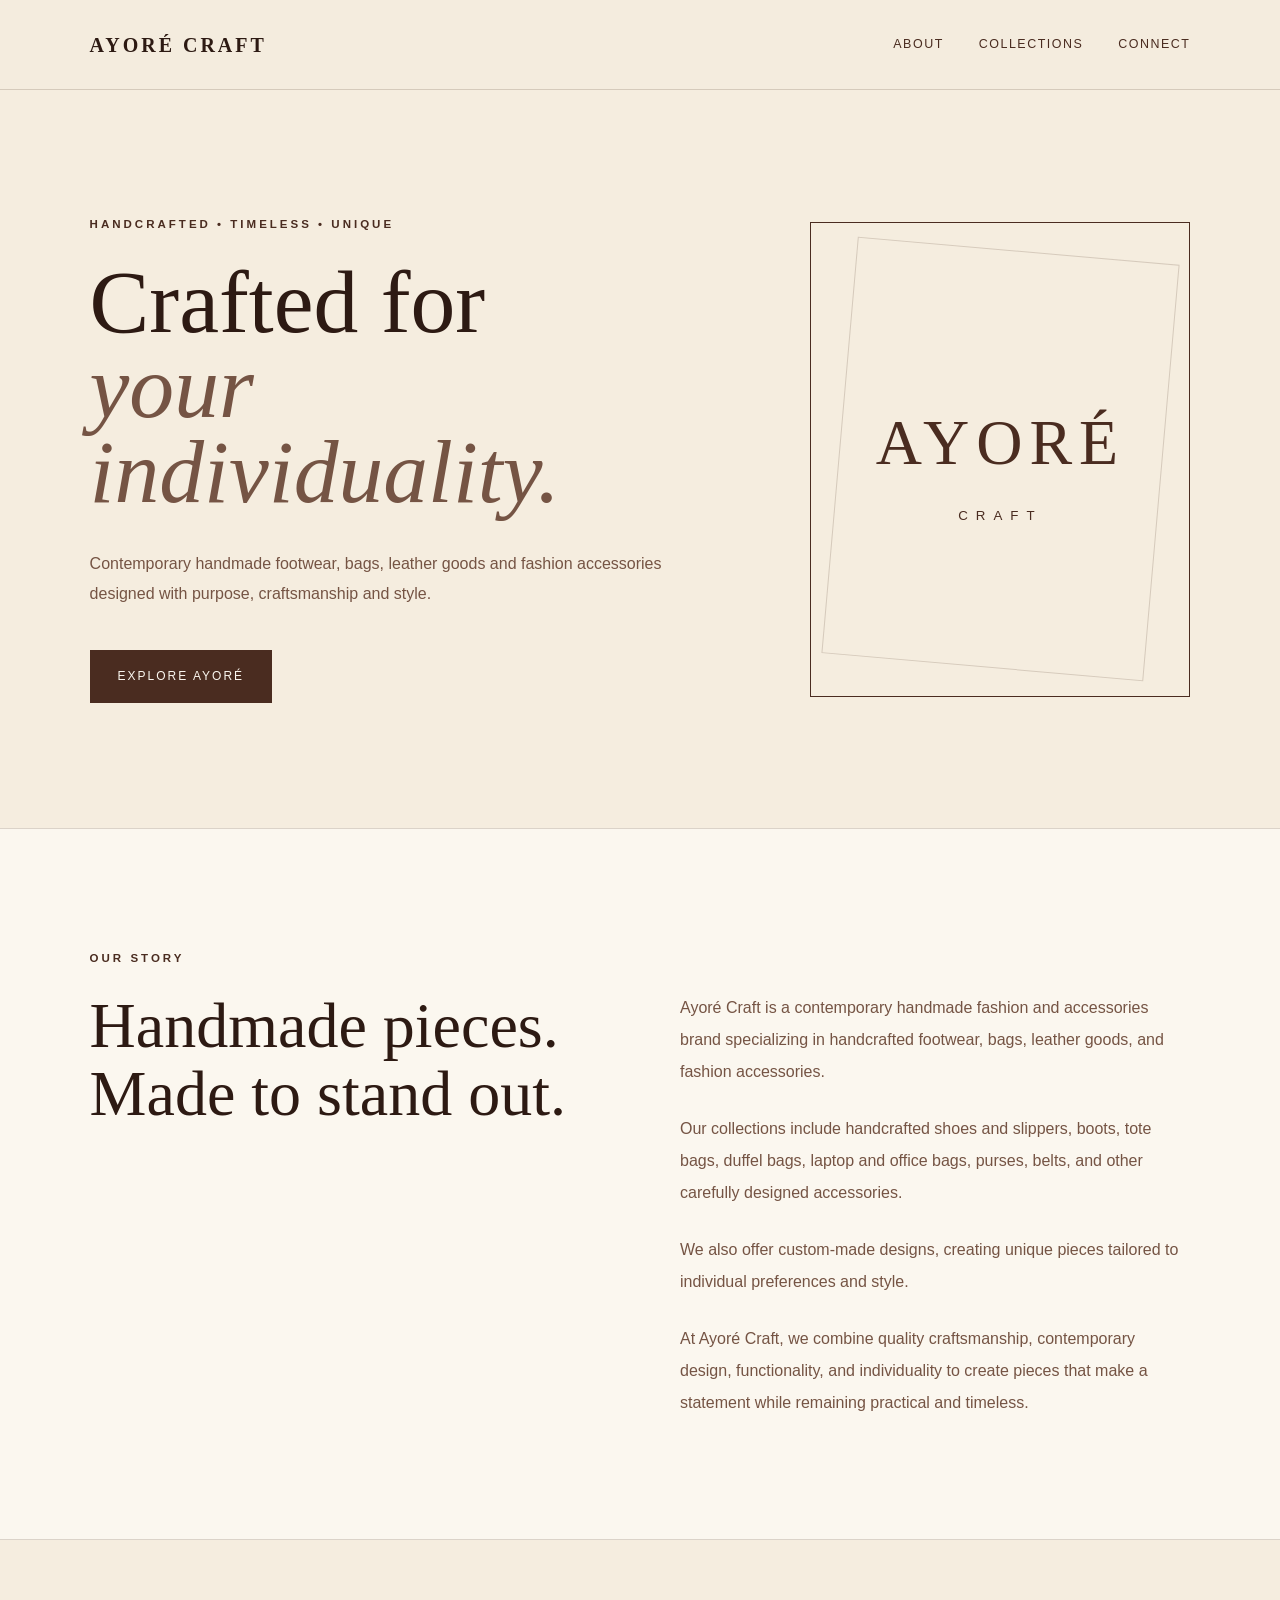
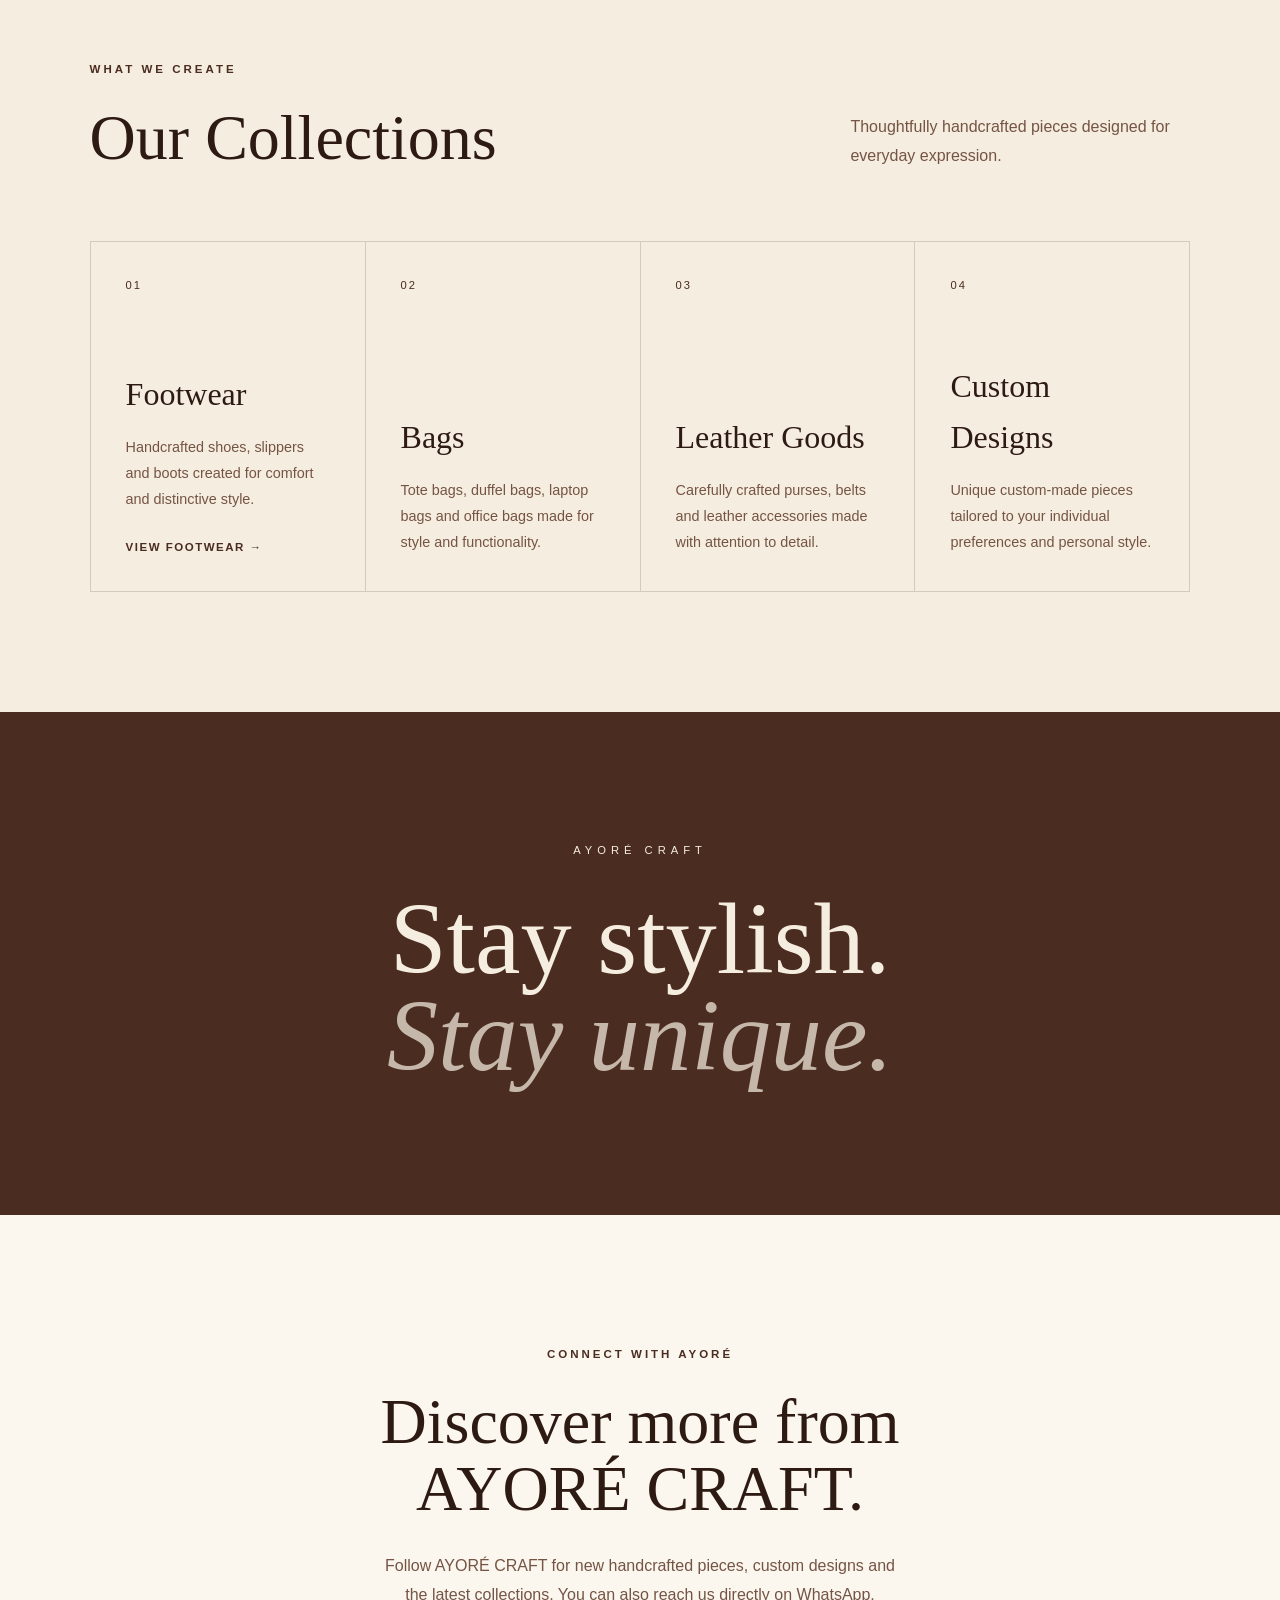
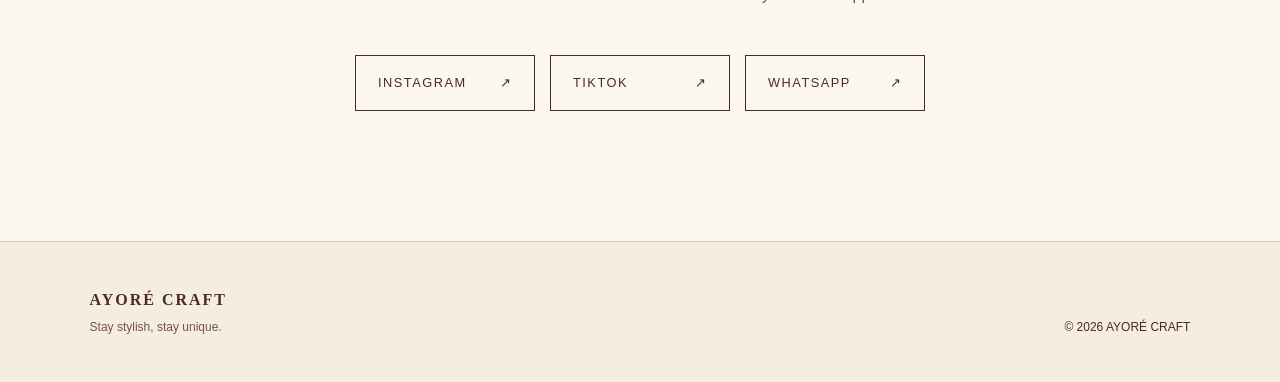
<file: index.html>
<!DOCTYPE html>
<html lang="en">

<head>
  <meta charset="UTF-8">
  <meta name="viewport" content="width=device-width, initial-scale=1.0">

  <title>AYORÉ CRAFT | Handmade Fashion & Accessories</title>

  <meta
    name="description"
    content="AYORÉ CRAFT creates contemporary handcrafted footwear, bags, leather goods and fashion accessories."
  >

  <link rel="stylesheet" href="style.css">
</head>

<body>

  <!-- NAVIGATION -->

  <header class="navbar">

    <a href="#home" class="brand">
      AYORÉ CRAFT
    </a>

    <nav>
      <a href="#about">About</a>
      <a href="#collections">Collections</a>
      <a href="#contact">Connect</a>
    </nav>

  </header>


  <main>

    <!-- HERO -->

    <section class="hero" id="home">

      <div class="hero-content">

        <p class="eyebrow">
          HANDCRAFTED • TIMELESS • UNIQUE
        </p>

        <h1>
          Crafted for<br>
          <span>your individuality.</span>
        </h1>

        <p class="hero-text">
          Contemporary handmade footwear, bags, leather goods
          and fashion accessories designed with purpose,
          craftsmanship and style.
        </p>

        <a href="#collections" class="primary-button">
          Explore Ayoré
        </a>

      </div>


      <div class="hero-art">

        <div class="art-box">

          <span>
            AYORÉ
          </span>

          <small>
            CRAFT
          </small>

        </div>

      </div>

    </section>


    <!-- ABOUT -->

    <section class="about" id="about">

      <p class="section-label">
        OUR STORY
      </p>

      <div class="about-grid">

        <h2>
          Handmade pieces.<br>
          Made to stand out.
        </h2>

        <div class="about-text">

          <p>
            Ayoré Craft is a contemporary handmade fashion and
            accessories brand specializing in handcrafted footwear,
            bags, leather goods, and fashion accessories.
          </p>

          <p>
            Our collections include handcrafted shoes and slippers,
            boots, tote bags, duffel bags, laptop and office bags,
            purses, belts, and other carefully designed accessories.
          </p>

          <p>
            We also offer custom-made designs, creating unique
            pieces tailored to individual preferences and style.
          </p>

          <p>
            At Ayoré Craft, we combine quality craftsmanship,
            contemporary design, functionality, and individuality
            to create pieces that make a statement while remaining
            practical and timeless.
          </p>

        </div>

      </div>

    </section>


    <!-- COLLECTIONS -->

    <section class="collections" id="collections">

      <div class="section-heading">

        <div>

          <p class="section-label">
            WHAT WE CREATE
          </p>

          <h2>
            Our Collections
          </h2>

        </div>

        <p>
          Thoughtfully handcrafted pieces designed
          for everyday expression.
        </p>

      </div>


      <div class="collection-grid">

        <!-- CLICKABLE FOOTWEAR -->

        <a
          href="footwear.html"
          class="collection-card collection-card-link"
        >

          <div class="card-number">
            01
          </div>

          <h3>
            Footwear
          </h3>

          <p>
            Handcrafted shoes, slippers and boots
            created for comfort and distinctive style.
          </p>

          <span class="collection-link">
            View Footwear →
          </span>

        </a>


        <!-- BAGS -->

        <article class="collection-card">

          <div class="card-number">
            02
          </div>

          <h3>
            Bags
          </h3>

          <p>
            Tote bags, duffel bags, laptop bags and
            office bags made for style and functionality.
          </p>

        </article>


        <!-- LEATHER GOODS -->

        <article class="collection-card">

          <div class="card-number">
            03
          </div>

          <h3>
            Leather Goods
          </h3>

          <p>
            Carefully crafted purses, belts and leather
            accessories made with attention to detail.
          </p>

        </article>


        <!-- CUSTOM DESIGNS -->

        <article class="collection-card">

          <div class="card-number">
            04
          </div>

          <h3>
            Custom Designs
          </h3>

          <p>
            Unique custom-made pieces tailored to your
            individual preferences and personal style.
          </p>

        </article>

      </div>

    </section>


    <!-- BRAND STATEMENT -->

    <section class="statement">

      <p>
        AYORÉ CRAFT
      </p>

      <h2>
        Stay stylish.<br>
        <em>Stay unique.</em>
      </h2>

    </section>


    <!-- CONTACT -->

    <section class="contact" id="contact">

      <p class="section-label">
        CONNECT WITH AYORÉ
      </p>

      <h2>
        Discover more from<br>
        AYORÉ CRAFT.
      </h2>

      <p class="contact-text">
        Follow AYORÉ CRAFT for new handcrafted pieces,
        custom designs and the latest collections.
        You can also reach us directly on WhatsApp.
      </p>


      <div class="social-buttons">

        <a
          href="https://www.instagram.com/ayore_craft/"
          class="social-button"
          target="_blank"
          rel="noopener noreferrer"
        >
          Instagram
          <span>↗</span>
        </a>


        <a
          href="https://www.tiktok.com/@ayore_craft"
          class="social-button"
          target="_blank"
          rel="noopener noreferrer"
        >
          TikTok
          <span>↗</span>
        </a>


        <a
          href="https://wa.me/message/X3PHOQOPAW6UG1"
          class="social-button"
          target="_blank"
          rel="noopener noreferrer"
        >
          WhatsApp
          <span>↗</span>
        </a>

      </div>

    </section>

  </main>


  <!-- FOOTER -->

  <footer>

    <div>

      <strong>
        AYORÉ CRAFT
      </strong>

      <p>
        Stay stylish, stay unique.
      </p>

    </div>

    <p>
      © 2026 AYORÉ CRAFT
    </p>

  </footer>

</body>
</html>
</file>
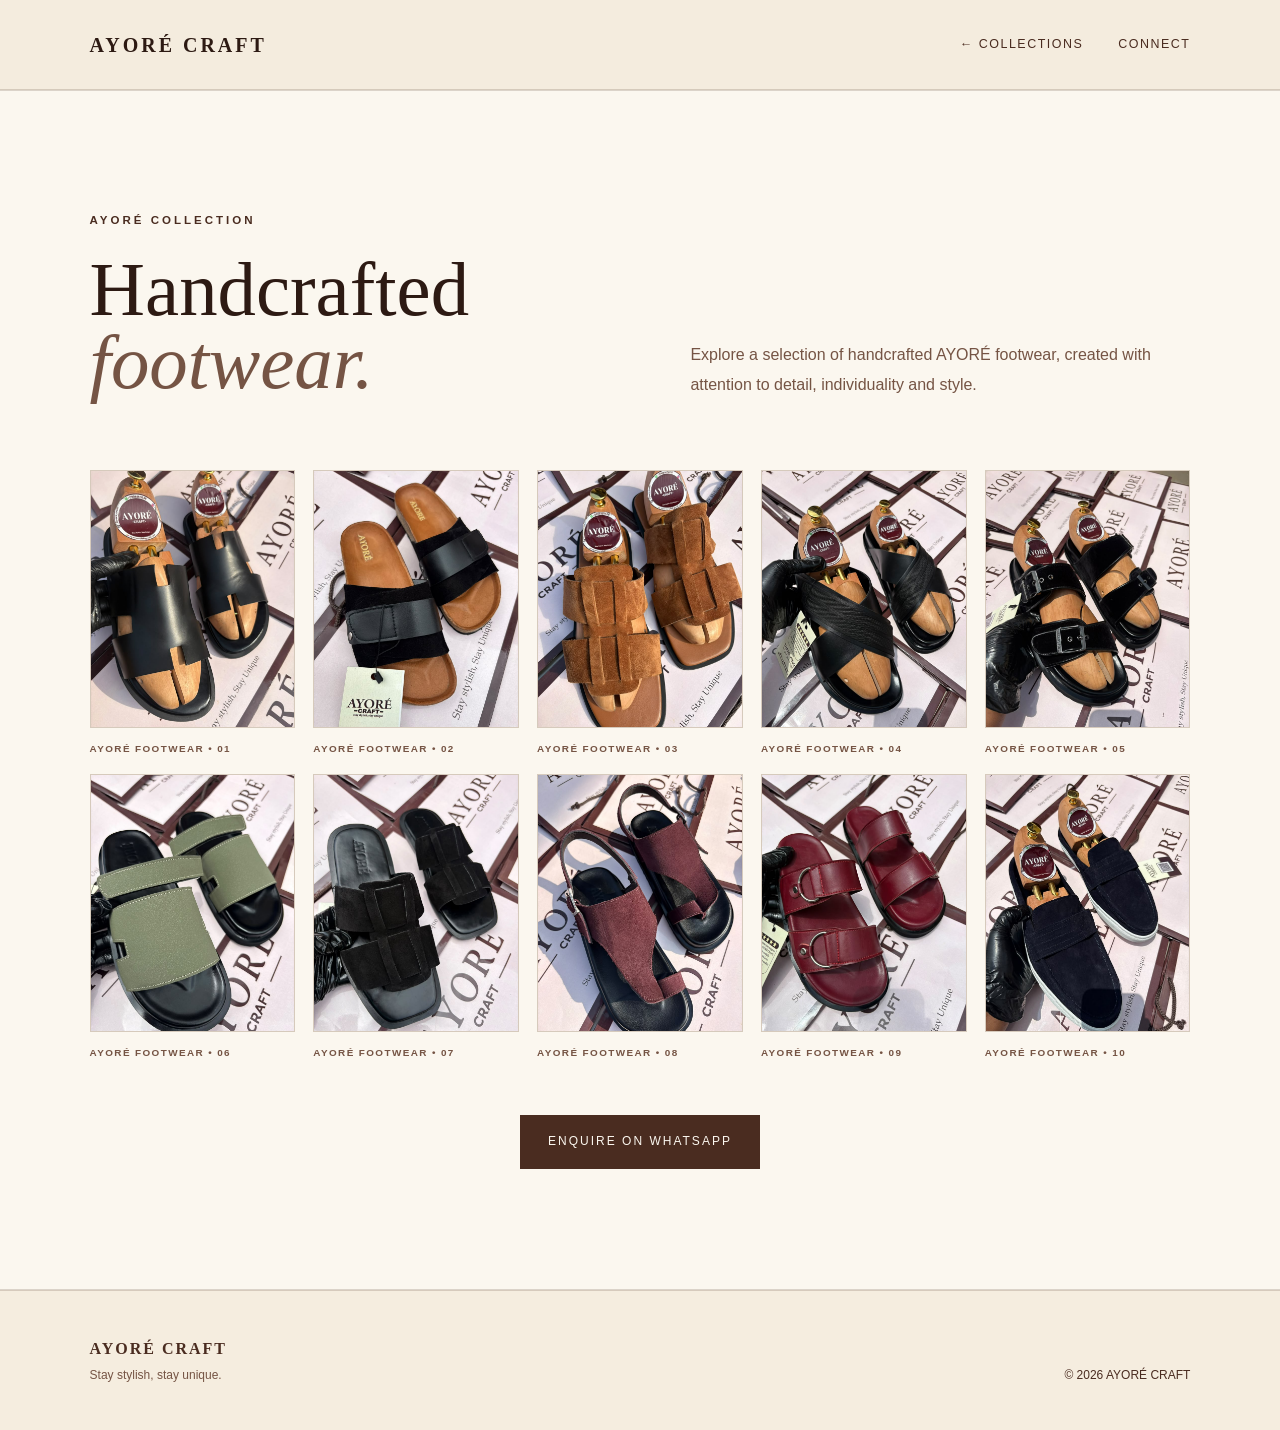
<file: footwear.html>
<!DOCTYPE html>
<html lang="en">

<head>
  <meta charset="UTF-8">
  <meta name="viewport" content="width=device-width, initial-scale=1.0">

  <title>Footwear | AYORÉ CRAFT</title>

  <meta
    name="description"
    content="Explore handcrafted footwear from AYORÉ CRAFT."
  >

  <link rel="stylesheet" href="style.css">
</head>

<body>

  <!-- NAVIGATION -->

  <header class="navbar">

    <a href="index.html" class="brand">
      AYORÉ CRAFT
    </a>

    <nav>
      <a href="index.html#collections">← Collections</a>
      <a href="index.html#contact">Connect</a>
    </nav>

  </header>


  <main>

    <!-- FOOTWEAR HEADER -->

    <section class="footwear-gallery">

      <div class="gallery-heading">

        <div>

          <p class="section-label">
            AYORÉ COLLECTION
          </p>

          <h2>
            Handcrafted<br>
            <em>footwear.</em>
          </h2>

        </div>

        <p class="gallery-intro">
          Explore a selection of handcrafted AYORÉ footwear,
          created with attention to detail, individuality and style.
        </p>

      </div>


      <!-- 10 FOOTWEAR PRODUCTS -->

      <div class="product-grid">

        <article class="product-card">
          <div class="product-image">
            <img
              src="images/footwear-01.jpg"
              alt="AYORÉ handcrafted footwear 01"
              loading="lazy"
            >
          </div>

          <p>AYORÉ FOOTWEAR • 01</p>
        </article>


        <article class="product-card">
          <div class="product-image">
            <img
              src="images/footwear-02.jpg"
              alt="AYORÉ handcrafted footwear 02"
              loading="lazy"
            >
          </div>

          <p>AYORÉ FOOTWEAR • 02</p>
        </article>


        <article class="product-card">
          <div class="product-image">
            <img
              src="images/footwear-03.jpg"
              alt="AYORÉ handcrafted footwear 03"
              loading="lazy"
            >
          </div>

          <p>AYORÉ FOOTWEAR • 03</p>
        </article>


        <article class="product-card">
          <div class="product-image">
            <img
              src="images/footwear-04.jpg"
              alt="AYORÉ handcrafted footwear 04"
              loading="lazy"
            >
          </div>

          <p>AYORÉ FOOTWEAR • 04</p>
        </article>


        <article class="product-card">
          <div class="product-image">
            <img
              src="images/footwear-05.jpg"
              alt="AYORÉ handcrafted footwear 05"
              loading="lazy"
            >
          </div>

          <p>AYORÉ FOOTWEAR • 05</p>
        </article>


        <article class="product-card">
          <div class="product-image">
            <img
              src="images/footwear-06.jpg"
              alt="AYORÉ handcrafted footwear 06"
              loading="lazy"
            >
          </div>

          <p>AYORÉ FOOTWEAR • 06</p>
        </article>


        <article class="product-card">
          <div class="product-image">
            <img
              src="images/footwear-07.jpg"
              alt="AYORÉ handcrafted footwear 07"
              loading="lazy"
            >
          </div>

          <p>AYORÉ FOOTWEAR • 07</p>
        </article>


        <article class="product-card">
          <div class="product-image">
            <img
              src="images/footwear-08.jpg"
              alt="AYORÉ handcrafted footwear 08"
              loading="lazy"
            >
          </div>

          <p>AYORÉ FOOTWEAR • 08</p>
        </article>


        <article class="product-card">
          <div class="product-image">
            <img
              src="images/footwear-09.jpg"
              alt="AYORÉ handcrafted footwear 09"
              loading="lazy"
            >
          </div>

          <p>AYORÉ FOOTWEAR • 09</p>
        </article>


        <article class="product-card">
          <div class="product-image">
            <img
              src="images/footwear-10.jpg"
              alt="AYORÉ handcrafted footwear 10"
              loading="lazy"
            >
          </div>

          <p>AYORÉ FOOTWEAR • 10</p>
        </article>

      </div>


      <!-- WHATSAPP -->

      <div class="gallery-action">

        <a
          href="https://wa.me/message/X3PHOQOPAW6UG1"
          class="primary-button"
          target="_blank"
          rel="noopener noreferrer"
        >
          Enquire on WhatsApp
        </a>

      </div>

    </section>

  </main>


  <footer>

    <div>
      <strong>AYORÉ CRAFT</strong>
      <p>Stay stylish, stay unique.</p>
    </div>

    <p>© 2026 AYORÉ CRAFT</p>

  </footer>

</body>
</html>
</file>
<file: style.css>
/* =========================================
   AYORÉ CRAFT
   Cream + Chocolate Brown Theme
========================================= */

* {
  margin: 0;
  padding: 0;
  box-sizing: border-box;
}

html {
  scroll-behavior: smooth;
}

:root {
  --cream: #f5eddf;
  --light-cream: #fbf7ef;
  --brown: #4a2c20;
  --dark-brown: #2d1a13;
  --soft-brown: #755444;
  --border: rgba(74, 44, 32, 0.18);
}

body {
  background: var(--cream);
  color: var(--brown);
  font-family: Georgia, "Times New Roman", serif;
  line-height: 1.6;
}


/* NAVIGATION */

.navbar {
  width: 100%;
  min-height: 90px;

  display: flex;
  align-items: center;
  justify-content: space-between;

  padding: 0 7%;

  border-bottom: 1px solid var(--border);

  background: rgba(245, 237, 223, 0.95);
}

.brand {
  color: var(--dark-brown);
  text-decoration: none;

  font-size: 1.25rem;
  font-weight: bold;

  letter-spacing: 3px;
}

.navbar nav {
  display: flex;
  gap: 35px;
}

.navbar nav a {
  color: var(--brown);
  text-decoration: none;

  font-family: Arial, Helvetica, sans-serif;

  font-size: 0.78rem;
  letter-spacing: 1.5px;

  text-transform: uppercase;
}

.navbar nav a:hover {
  opacity: 0.6;
}


/* HERO */

.hero {
  min-height: 82vh;

  display: grid;
  grid-template-columns: 1.2fr 0.8fr;

  align-items: center;

  gap: 70px;

  padding: 80px 7%;
}

.eyebrow,
.section-label {
  font-family: Arial, Helvetica, sans-serif;

  font-size: 0.72rem;
  font-weight: bold;

  letter-spacing: 3px;

  margin-bottom: 25px;
}

.hero h1 {
  color: var(--dark-brown);

  font-size: clamp(3.3rem, 7vw, 7rem);

  line-height: 0.95;

  font-weight: normal;

  max-width: 850px;
}

.hero h1 span {
  font-style: italic;
  color: var(--soft-brown);
}

.hero-text {
  max-width: 600px;

  margin-top: 35px;
  margin-bottom: 40px;

  font-family: Arial, Helvetica, sans-serif;

  color: var(--soft-brown);

  font-size: 1rem;

  line-height: 1.9;
}


/* BUTTON */

.primary-button {
  display: inline-block;

  background: var(--brown);
  color: var(--light-cream);

  padding: 17px 28px;

  text-decoration: none;

  font-family: Arial, Helvetica, sans-serif;

  font-size: 0.75rem;

  text-transform: uppercase;

  letter-spacing: 2px;

  transition: 0.25s ease;
}

.primary-button:hover {
  background: var(--dark-brown);

  transform: translateY(-2px);
}


/* HERO ART */

.hero-art {
  display: flex;

  justify-content: flex-end;

  align-items: center;
}

.art-box {
  width: min(380px, 100%);

  aspect-ratio: 0.8;

  border: 1px solid var(--brown);

  display: flex;

  flex-direction: column;

  align-items: center;

  justify-content: center;

  position: relative;
}

.art-box::before {
  content: "";

  position: absolute;

  width: 85%;

  height: 88%;

  border: 1px solid var(--border);

  transform: rotate(5deg);
}

.art-box span {
  font-size: clamp(2.5rem, 5vw, 4.5rem);

  letter-spacing: 7px;

  position: relative;
}

.art-box small {
  font-family: Arial, Helvetica, sans-serif;

  letter-spacing: 8px;

  margin-top: 10px;

  position: relative;
}


/* ABOUT */

.about {
  padding: 120px 7%;

  background: var(--light-cream);

  border-top: 1px solid var(--border);

  border-bottom: 1px solid var(--border);
}

.about-grid {
  display: grid;

  grid-template-columns: 1fr 1fr;

  gap: 80px;
}

.about h2,
.collections h2,
.contact h2 {
  color: var(--dark-brown);

  font-size: clamp(2.5rem, 5vw, 5rem);

  line-height: 1.05;

  font-weight: normal;
}

.about-text {
  font-family: Arial, Helvetica, sans-serif;

  color: var(--soft-brown);

  line-height: 2;
}

.about-text p + p {
  margin-top: 25px;
}


/* COLLECTIONS */

.collections {
  padding: 120px 7%;
}

.section-heading {
  display: flex;

  justify-content: space-between;

  align-items: flex-end;

  gap: 50px;

  margin-bottom: 70px;
}

.section-heading > p {
  max-width: 340px;

  font-family: Arial, Helvetica, sans-serif;

  color: var(--soft-brown);

  line-height: 1.8;
}

.collection-grid {
  display: grid;

  grid-template-columns: repeat(4, 1fr);

  border-top: 1px solid var(--border);

  border-left: 1px solid var(--border);
}

.collection-card {
  min-height: 350px;

  padding: 35px;

  border-right: 1px solid var(--border);

  border-bottom: 1px solid var(--border);

  display: flex;

  flex-direction: column;

  transition: 0.25s ease;
}

.collection-card:hover {
  background: var(--light-cream);
}

.card-number {
  font-family: Arial, Helvetica, sans-serif;

  font-size: 0.7rem;

  letter-spacing: 2px;

  margin-bottom: auto;
}

.collection-card h3 {
  color: var(--dark-brown);

  font-size: 2rem;

  font-weight: normal;

  margin-bottom: 15px;
}

.collection-card p {
  font-family: Arial, Helvetica, sans-serif;

  color: var(--soft-brown);

  font-size: 0.9rem;

  line-height: 1.8;
}

.collection-link {
  display: inline-block;

  margin-top: 25px;

  color: var(--brown);

  font-family: Arial, Helvetica, sans-serif;

  font-size: 0.72rem;

  font-weight: bold;

  letter-spacing: 1.5px;

  text-decoration: none;

  text-transform: uppercase;
}

.collection-link:hover {
  opacity: 0.6;
}


/* FOOTWEAR GALLERY */

.footwear-gallery {
  padding: 120px 7%;

  background: var(--light-cream);

  border-top: 1px solid var(--border);

  border-bottom: 1px solid var(--border);
}

.gallery-heading {
  display: grid;

  grid-template-columns: 1fr 1fr;

  align-items: end;

  gap: 70px;

  margin-bottom: 70px;
}

.gallery-heading h2 {
  color: var(--dark-brown);

  font-size: clamp(3rem, 6vw, 6rem);

  line-height: 0.95;

  font-weight: normal;
}

.gallery-heading h2 em {
  color: var(--soft-brown);

  font-weight: normal;
}

.gallery-intro {
  max-width: 500px;

  justify-self: end;

  font-family: Arial, Helvetica, sans-serif;

  color: var(--soft-brown);

  line-height: 1.9;
}


/* PRODUCT GRID */

.product-grid {
  display: grid;

  grid-template-columns: repeat(5, 1fr);

  gap: 18px;
}

.product-card {
  min-width: 0;
}

.product-image {
  width: 100%;

  aspect-ratio: 4 / 5;

  overflow: hidden;

  background: var(--cream);

  border: 1px solid var(--border);
}

.product-image img {
  width: 100%;

  height: 100%;

  display: block;

  object-fit: cover;

  object-position: center;

  transition: transform 0.4s ease;
}

.product-card:hover .product-image img {
  transform: scale(1.035);
}

.product-card > p {
  padding-top: 13px;

  font-family: Arial, Helvetica, sans-serif;

  color: var(--soft-brown);

  font-size: 0.62rem;

  font-weight: bold;

  letter-spacing: 1.4px;
}

.gallery-action {
  margin-top: 55px;

  text-align: center;
}


/* BRAND STATEMENT */

.statement {
  padding: 130px 7%;

  text-align: center;

  background: var(--brown);

  color: var(--cream);
}

.statement > p {
  font-family: Arial, Helvetica, sans-serif;

  letter-spacing: 5px;

  font-size: 0.7rem;

  margin-bottom: 30px;
}

.statement h2 {
  font-size: clamp(3.5rem, 8vw, 8rem);

  font-weight: normal;

  line-height: 0.95;
}

.statement em {
  opacity: 0.72;
}


/* CONTACT */

.contact {
  padding: 130px 7%;

  text-align: center;

  background: var(--light-cream);
}

.contact-text {
  max-width: 520px;

  margin: 30px auto 45px;

  font-family: Arial, Helvetica, sans-serif;

  color: var(--soft-brown);

  line-height: 1.8;
}

.social-buttons {
  display: flex;

  justify-content: center;

  gap: 15px;

  flex-wrap: wrap;
}

.social-button {
  min-width: 180px;

  padding: 17px 22px;

  display: flex;

  align-items: center;

  justify-content: space-between;

  gap: 30px;

  border: 1px solid var(--brown);

  color: var(--brown);

  text-decoration: none;

  font-family: Arial, Helvetica, sans-serif;

  font-size: 0.8rem;

  text-transform: uppercase;

  letter-spacing: 1.5px;

  transition: 0.2s ease;
}

.social-button:hover {
  background: var(--brown);

  color: var(--cream);
}


/* FOOTER */

footer {
  padding: 45px 7%;

  display: flex;

  align-items: flex-end;

  justify-content: space-between;

  border-top: 1px solid var(--border);

  font-family: Arial, Helvetica, sans-serif;

  font-size: 0.75rem;
}

footer strong {
  font-family: Georgia, "Times New Roman", serif;

  letter-spacing: 2px;

  font-size: 1rem;
}

footer div p {
  margin-top: 5px;

  color: var(--soft-brown);
}


/* TABLET */

@media (max-width: 1100px) {

  .product-grid {
    grid-template-columns: repeat(3, 1fr);
  }

}


@media (max-width: 1000px) {

  .hero {
    grid-template-columns: 1fr;

    gap: 80px;
  }

  .hero-art {
    justify-content: flex-start;
  }

  .art-box {
    width: 100%;

    max-width: 500px;

    aspect-ratio: 1.2;
  }

  .collection-grid {
    grid-template-columns: repeat(2, 1fr);
  }

  .gallery-heading {
    grid-template-columns: 1fr;

    gap: 30px;
  }

  .gallery-intro {
    justify-self: start;
  }

}


/* MOBILE */

@media (max-width: 700px) {

  .navbar {
    min-height: 75px;

    padding: 0 5%;
  }

  .navbar nav {
    gap: 12px;
  }

  .navbar nav a {
    font-size: 0.6rem;

    letter-spacing: 0.8px;
  }

  .brand {
    font-size: 0.9rem;

    letter-spacing: 1.5px;
  }


  .hero {
    min-height: auto;

    padding: 80px 5%;

    gap: 60px;
  }

  .hero h1 {
    font-size: 3.5rem;
  }

  .art-box {
    max-width: 100%;

    aspect-ratio: 1.1;
  }


  .about,
  .collections,
  .footwear-gallery,
  .contact {
    padding: 90px 5%;
  }

  .about-grid {
    grid-template-columns: 1fr;

    gap: 40px;
  }

  .section-heading {
    display: block;
  }

  .section-heading > p {
    margin-top: 25px;
  }

  .collection-grid {
    grid-template-columns: 1fr;
  }

  .collection-card {
    min-height: 270px;
  }


  .gallery-heading {
    margin-bottom: 45px;
  }

  .product-grid {
    grid-template-columns: repeat(2, 1fr);

    gap: 12px;
  }

  .product-card > p {
    font-size: 0.55rem;

    letter-spacing: 1px;
  }


  .statement {
    padding: 100px 5%;
  }


  .social-buttons {
    flex-direction: column;

    max-width: 350px;

    margin: auto;
  }

  .social-button {
    width: 100%;
  }


  footer {
    padding: 35px 5%;

    display: block;
  }

  footer > p {
    margin-top: 25px;
  }

}


@media (max-width: 430px) {

  .product-grid {
    grid-template-columns: 1fr;
  }

}
/* CLICKABLE COLLECTION CARD */

.collection-card-link {
  color: inherit;
  text-decoration: none;
  cursor: pointer;
}

.collection-card-link:visited {
  color: inherit;
}

.collection-card-link:hover {
  background: var(--light-cream);
}

.collection-card-link:hover .collection-link {
  opacity: 0.6;
}
</file>
